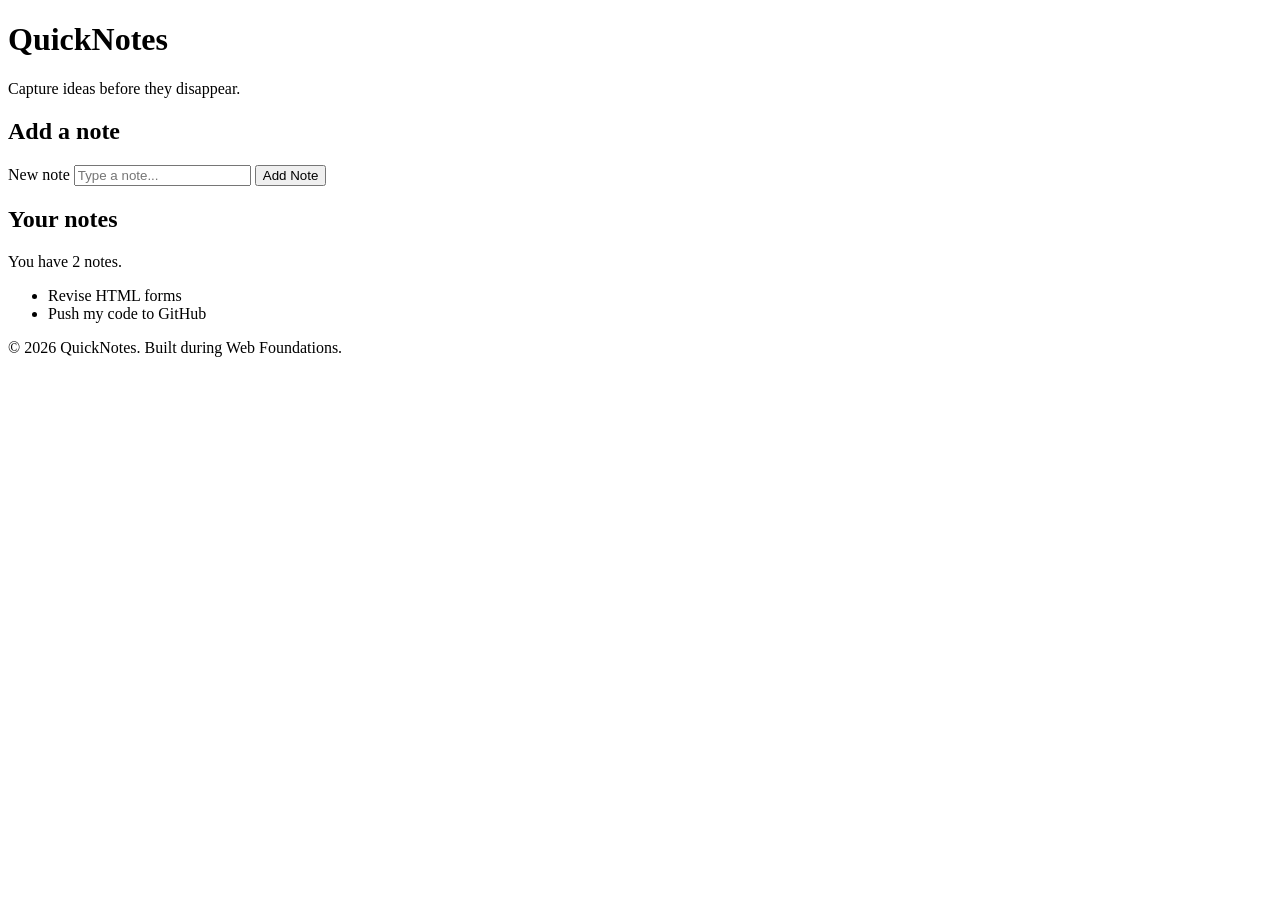
<file: index.html>
<!DOCTYPE html>
<html lang="en">
  <head>
    <meta charset="UTF-8" />
    <meta name="viewport" content="width=device-width, initial-scale=1.0" />
    <title>QuickNotes</title>
  </head>
  <body>
    <header>
      <h1>QuickNotes</h1>
      <p>Capture ideas before they disappear.</p>
    </header>
 
    <main>
      <section>
        <h2>Add a note</h2>
        <form id="note-form">
          <label for="note-input">New note</label>
          <input type="text" id="note-input" placeholder="Type a note..." />
          <button type="submit">Add Note</button>
        </form>
      </section>
 
      <section>
        <h2>Your notes</h2>
        <p id="note-count">You have 2 notes.</p>
        <ul id="notes-list">
          <li>Revise HTML forms</li>
          <li>Push my code to GitHub</li>
        </ul>
      </section>
    </main>
 
    <footer>
      <p>&copy; 2026 QuickNotes. Built during Web Foundations.</p>
    </footer>
  </body>
</html>
</file>
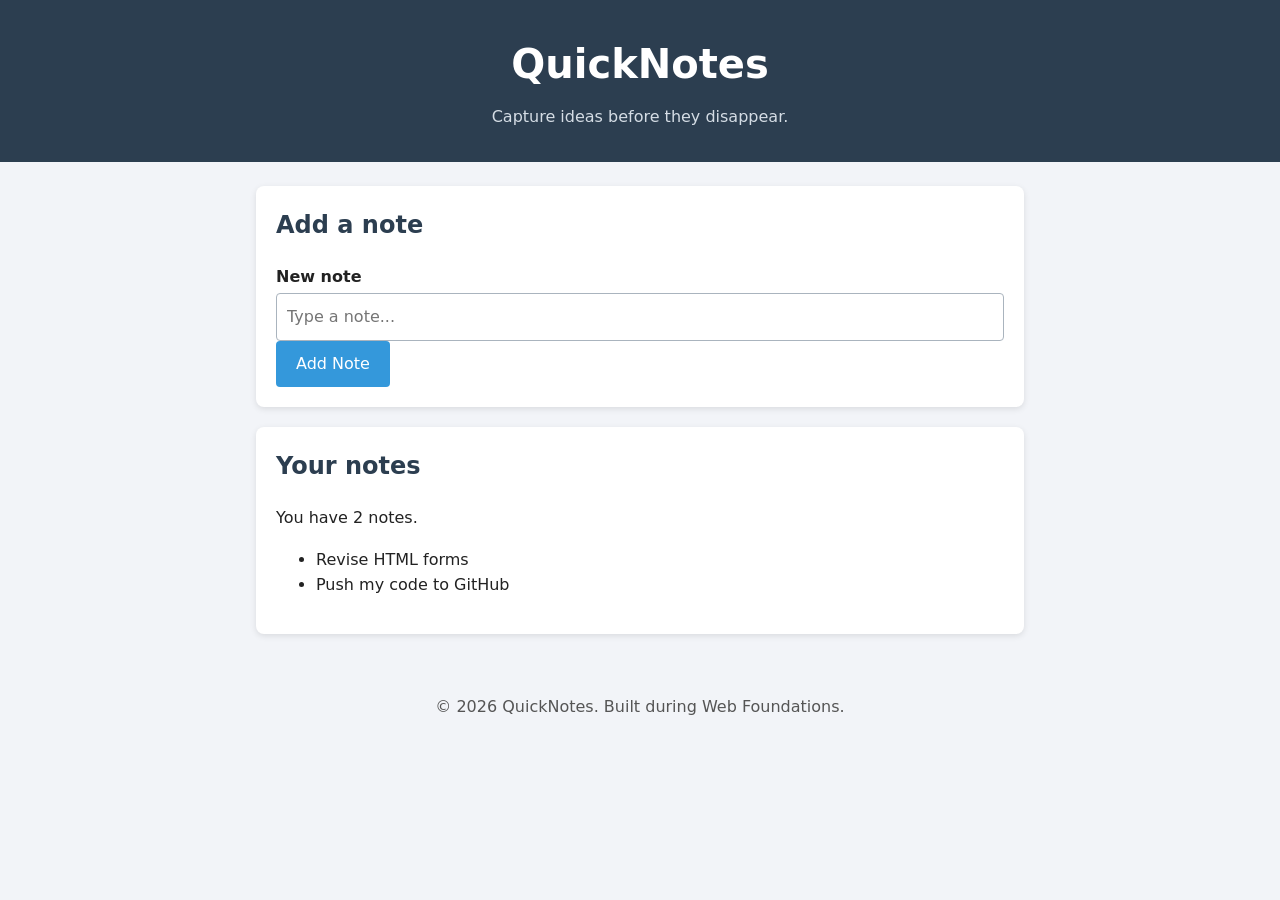
<file: day 2/index.html>
<!DOCTYPE html>
<html lang="en">
  <head>
    <meta charset="UTF-8" />
    <meta name="viewport" content="width=device-width, initial-scale=1.0" />
    <title>QuickNotes</title>
    <link rel="stylesheet" href="style.css" />
  </head>
  <body>
    <header>
      <h1>QuickNotes</h1>
      <p>Capture ideas before they disappear.</p>
    </header>
 
    <main>
      <section>
        <h2>Add a note</h2>
        <form id="note-form">
          <label for="note-input">New note</label>
          <input type="text" id="note-input" placeholder="Type a note..." />
          <button type="submit">Add Note</button>
        </form>
      </section>
 
      <section>
        <h2>Your notes</h2>
        <p id="note-count">You have 2 notes.</p>
        <ul id="notes-list">
          <li>Revise HTML forms</li>
          <li>Push my code to GitHub</li>
        </ul>
      </section>
    </main>
 
    <footer>
      <p>&copy; 2026 QuickNotes. Built during Web Foundations.</p>
    </footer>
  </body>
</html>
</file>
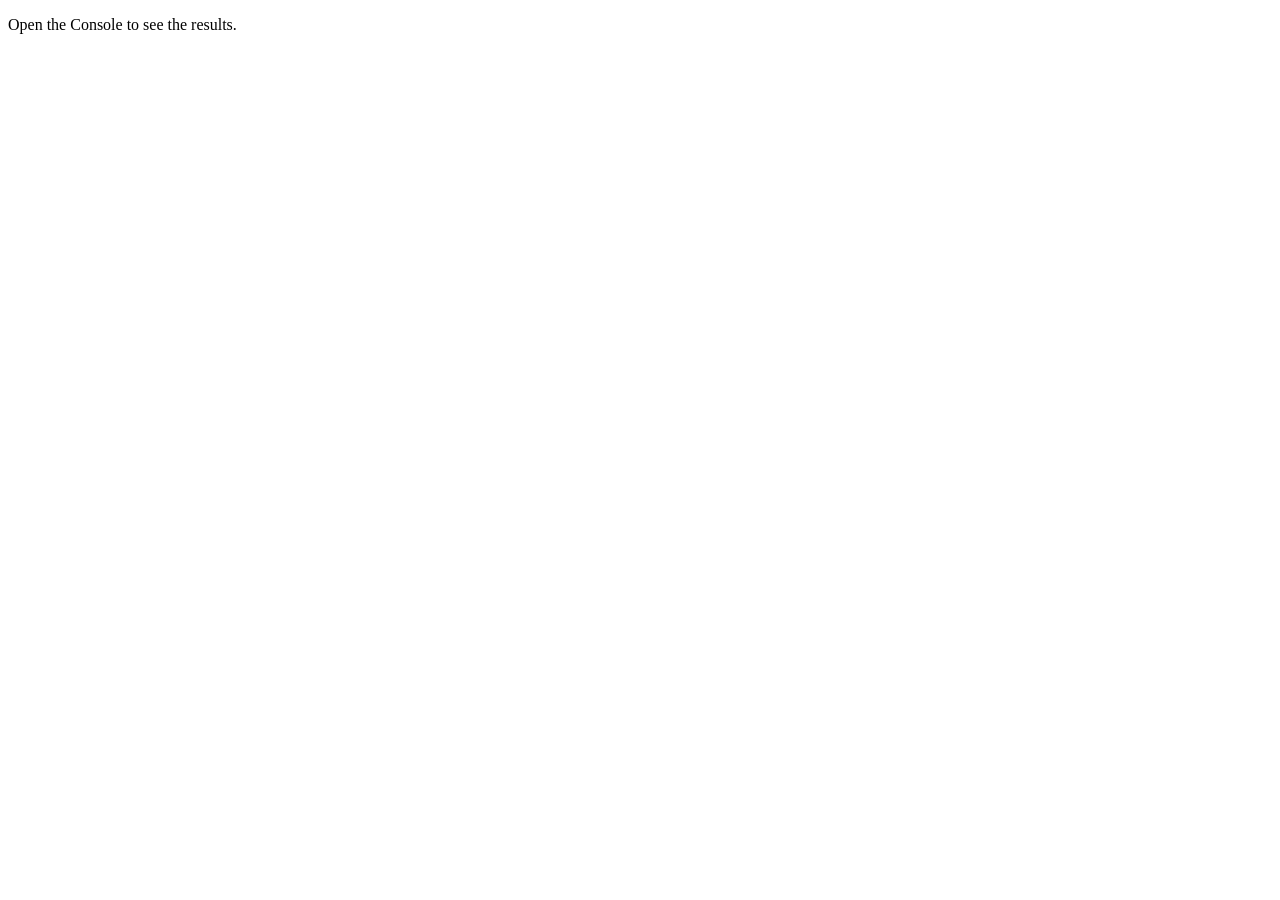
<file: day 3/index.html>
<!DOCTYPE html>
<html lang="en">
<head>
  <meta charset="UTF-8">
  <meta name="viewport" content="width=device-width, initial-scale=1">
  <title>Notes Toolkit</title>
  <script src="script.js" defer></script>
</head>
<body>
  <p>Open the Console to see the results.</p>
</body>
</html>
</file>
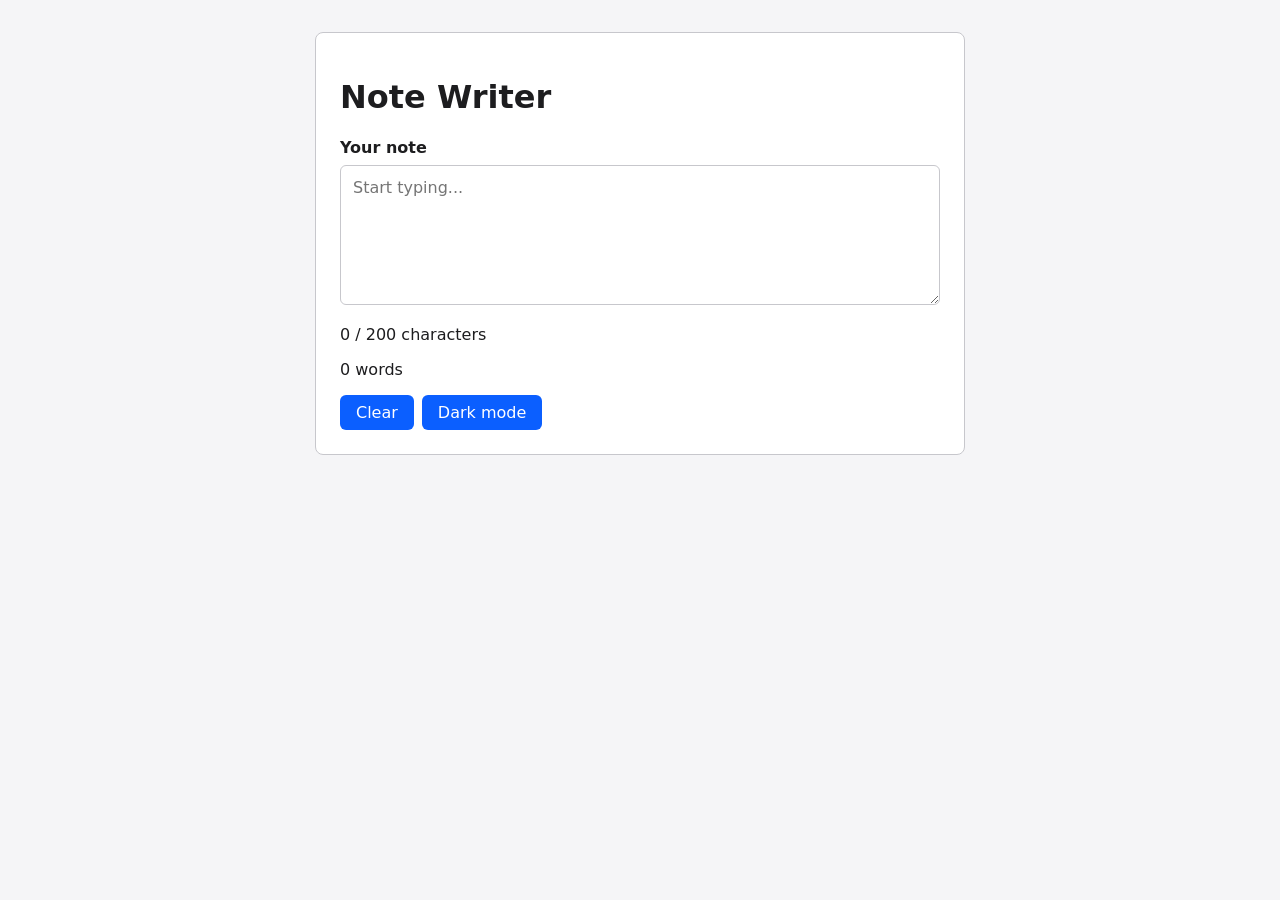
<file: day 4/index.html>
<!DOCTYPE html>
<html lang="en">
<head>
  <meta charset="UTF-8">
  <meta name="viewport" content="width=device-width, initial-scale=1">
  <title>Note Writer</title>
  <link rel="stylesheet" href="style.css">
  <script src="script.js" defer></script>
</head>
<body>
  <main>
    <h1>Note Writer</h1>

    <label for="note-text">Your note</label>
    <textarea id="note-text" rows="6" placeholder="Start typing..."></textarea>

    <p id="char-count">0 / 200 characters</p>
    <p id="word-count">0 words</p>

    <div class="buttons">
      <button id="clear-btn" type="button">Clear</button>
      <button id="theme-toggle" type="button">Dark mode</button>
    </div>
  </main>
</body>
</html>
</file>
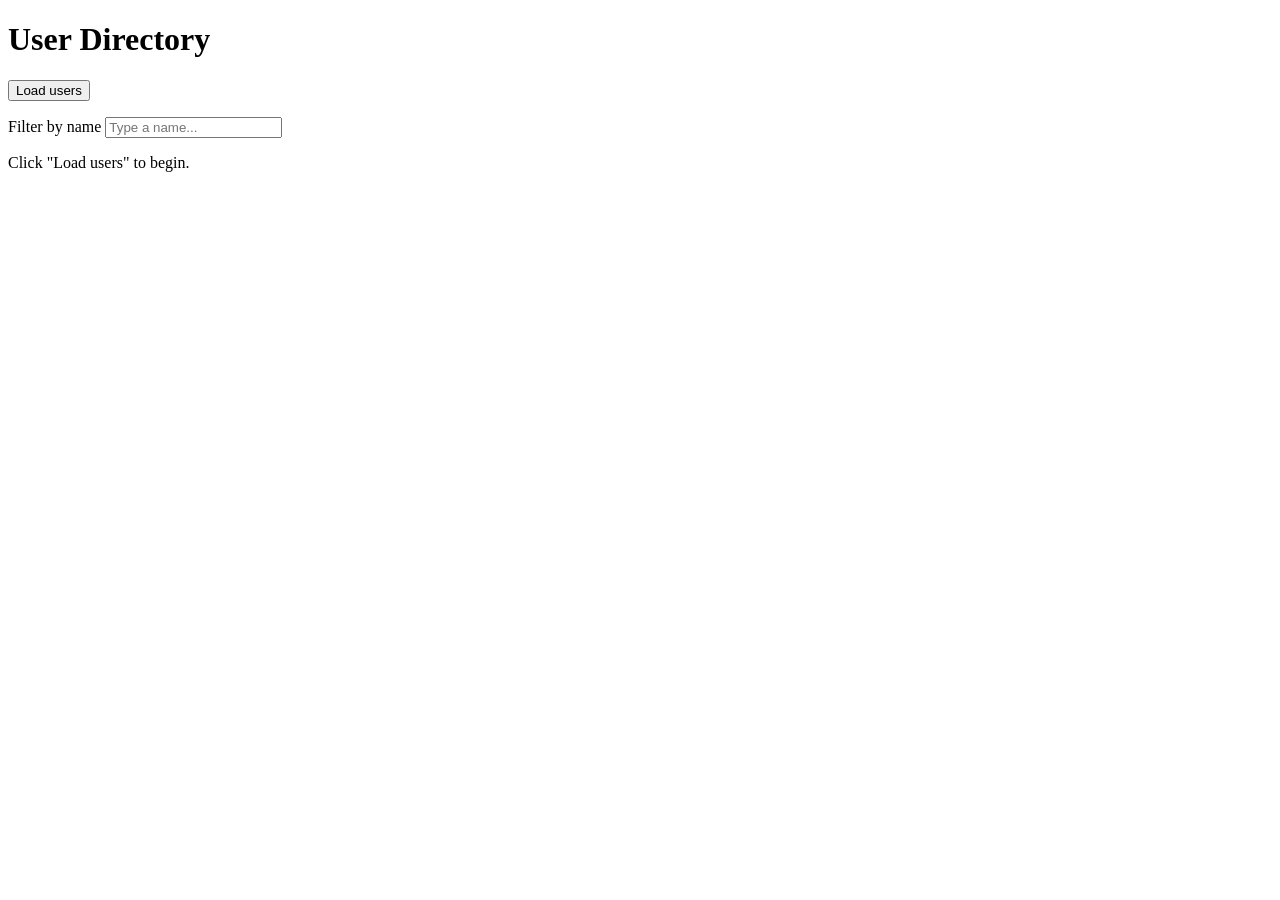
<file: day 5/index.html>
<!DOCTYPE html>
<html lang="en">
<head>
  <meta charset="UTF-8">
  <meta name="viewport" content="width=device-width, initial-scale=1">
  <title>User Directory</title>
  <script src="users.js" defer></script>
</head>
<body>
  <h1>User Directory</h1>

  <button id="load-users" type="button">Load users</button>

  <p>
    <label for="filter-input">Filter by name</label>
    <input id="filter-input" type="text" placeholder="Type a name...">
  </p>

  <p id="status">Click "Load users" to begin.</p>

  <ul id="users-list"></ul>
</body>
</html>
</file>
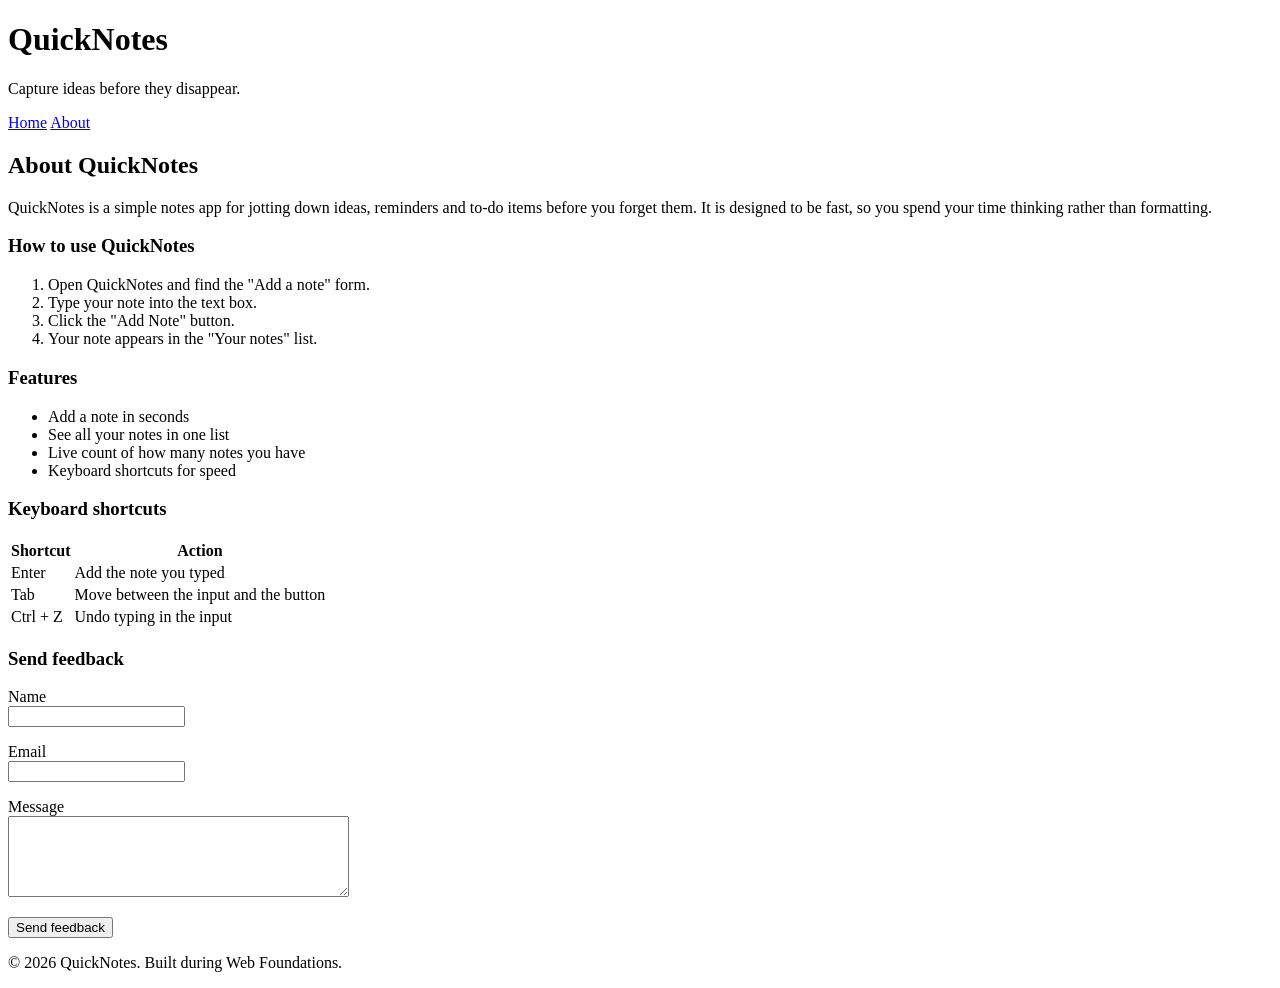
<file: about.html>
<!DOCTYPE html>
<html lang="en">
  <head>
    <meta charset="UTF-8" />
    <meta name="viewport" content="width=device-width, initial-scale=1.0" />
    <title>About QuickNotes</title>
  </head>
  <body>
    <header>
      <h1>QuickNotes</h1>
      <p>Capture ideas before they disappear.</p>
      <nav>
        <a href="index.html">Home</a>
        <a href="about.html">About</a>
      </nav>
    </header>

    <main>
      <h2>About QuickNotes</h2>
      <p>QuickNotes is a simple notes app for jotting down ideas, reminders and to-do items before you forget them. It is designed to be fast, so you spend your time thinking rather than formatting.</p>

      <section>
        <h3>How to use QuickNotes</h3>
        <ol>
          <li>Open QuickNotes and find the "Add a note" form.</li>
          <li>Type your note into the text box.</li>
          <li>Click the "Add Note" button.</li>
          <li>Your note appears in the "Your notes" list.</li>
        </ol>
      </section>

      <section>
        <h3>Features</h3>
        <ul>
          <li>Add a note in seconds</li>
          <li>See all your notes in one list</li>
          <li>Live count of how many notes you have</li>
          <li>Keyboard shortcuts for speed</li>
        </ul>
      </section>

      <section>
        <h3>Keyboard shortcuts</h3>
        <table>
          <thead>
            <tr>
              <th>Shortcut</th>
              <th>Action</th>
            </tr>
          </thead>
          <tbody>
            <tr>
              <td>Enter</td>
              <td>Add the note you typed</td>
            </tr>
            <tr>
              <td>Tab</td>
              <td>Move between the input and the button</td>
            </tr>
            <tr>
              <td>Ctrl + Z</td>
              <td>Undo typing in the input</td>
            </tr>
          </tbody>
        </table>
      </section>

      <section>
        <h3>Send feedback</h3>
        <form action="#" method="post">
          <p>
            <label for="name">Name</label><br />
            <input type="text" id="name" name="name" required />
          </p>
          <p>
            <label for="email">Email</label><br />
            <input type="email" id="email" name="email" required />
          </p>
          <p>
            <label for="message">Message</label><br />
            <textarea id="message" name="message" rows="5" cols="40" required></textarea>
          </p>
          <button type="submit">Send feedback</button>
        </form>
      </section>
    </main>

    <footer>
      <p>&copy; 2026 QuickNotes. Built during Web Foundations.</p>
    </footer>
  </body>
</html>
</file>
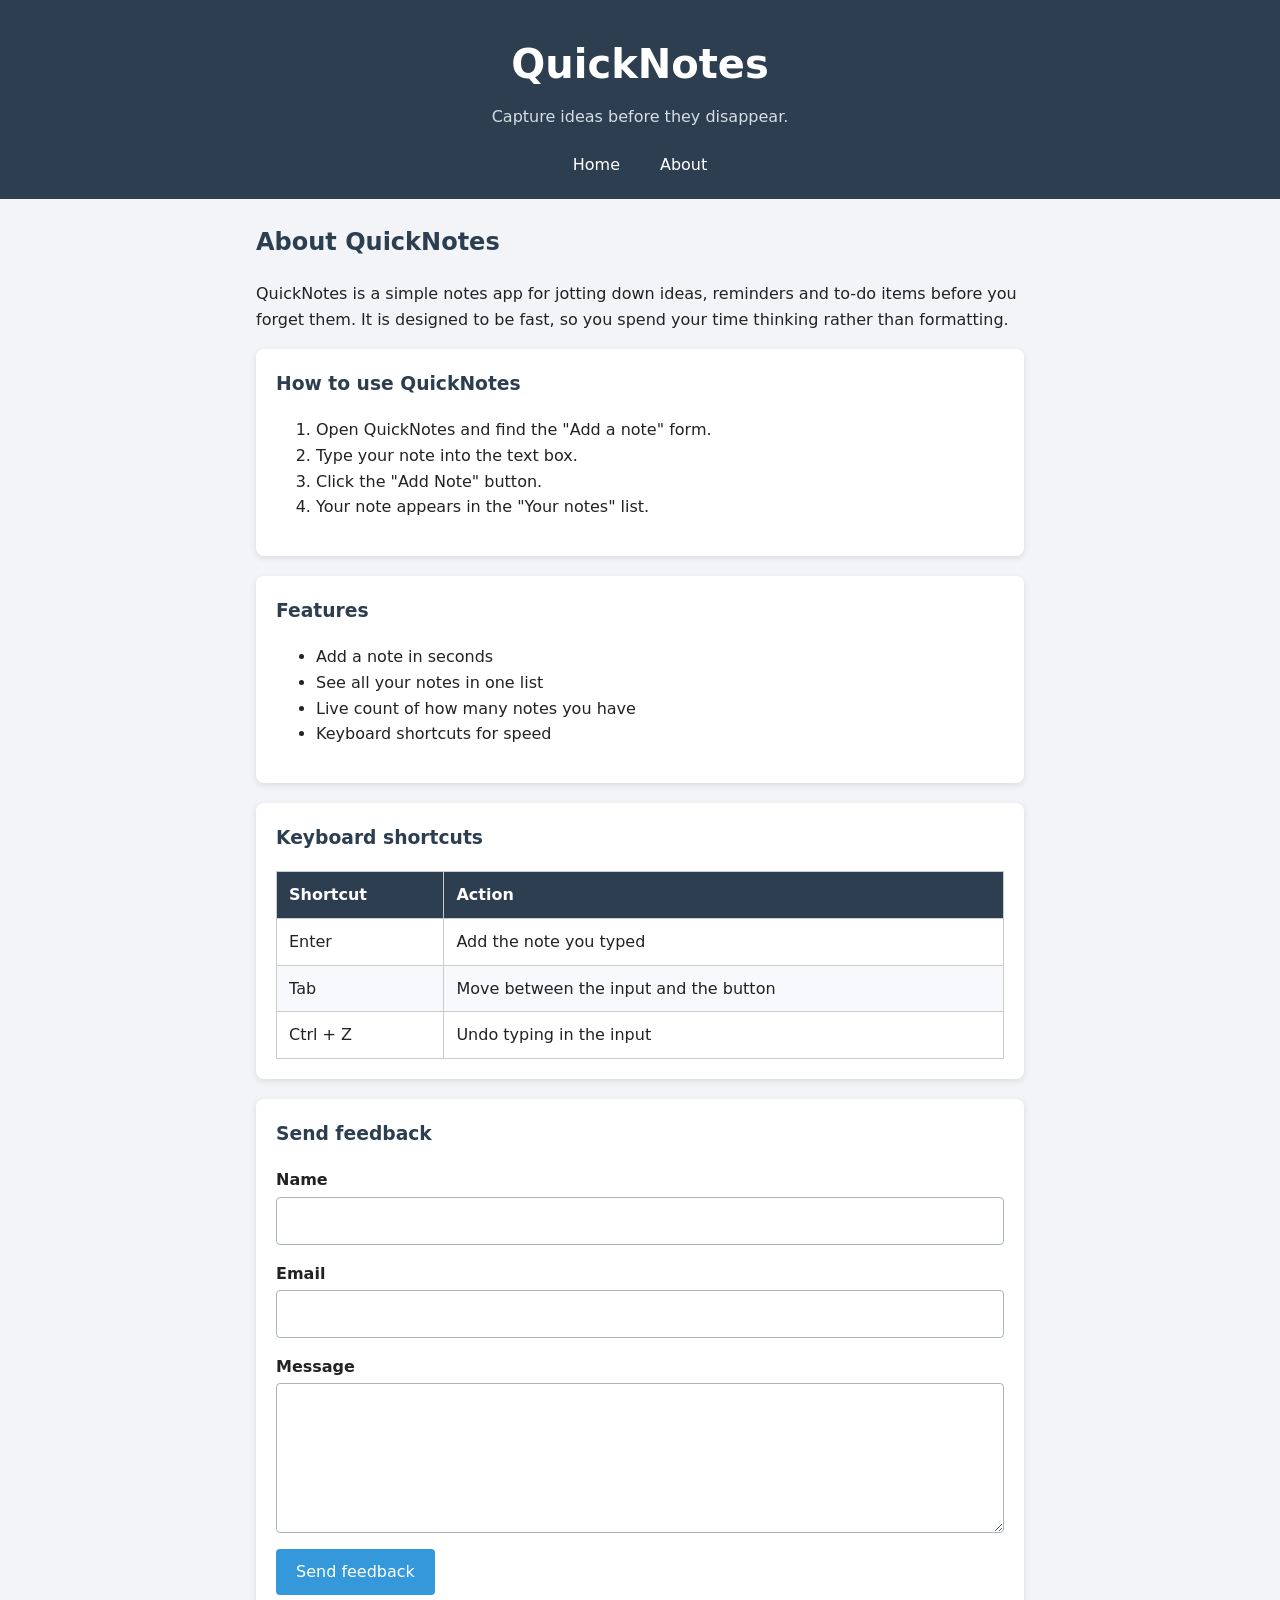
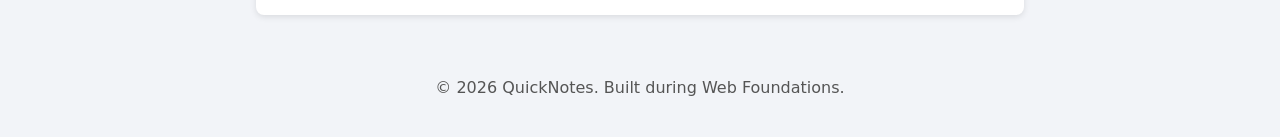
<file: day 2/about.html>
<!DOCTYPE html>
<html lang="en">
  <head>
    <meta charset="UTF-8" />
    <meta name="viewport" content="width=device-width, initial-scale=1.0" />
    <title>About QuickNotes</title>
    <link rel="stylesheet" href="style.css" />
  </head>
  <body>
    <header>
      <h1>QuickNotes</h1>
      <p>Capture ideas before they disappear.</p>
      <nav>
        <a href="index.html">Home</a>
        <a href="about.html">About</a>
      </nav>
    </header>

    <main>
      <h2>About QuickNotes</h2>
      <p>QuickNotes is a simple notes app for jotting down ideas, reminders and to-do items before you forget them. It is designed to be fast, so you spend your time thinking rather than formatting.</p>

      <section>
        <h3>How to use QuickNotes</h3>
        <ol>
          <li>Open QuickNotes and find the "Add a note" form.</li>
          <li>Type your note into the text box.</li>
          <li>Click the "Add Note" button.</li>
          <li>Your note appears in the "Your notes" list.</li>
        </ol>
      </section>

      <section>
        <h3>Features</h3>
        <ul>
          <li>Add a note in seconds</li>
          <li>See all your notes in one list</li>
          <li>Live count of how many notes you have</li>
          <li>Keyboard shortcuts for speed</li>
        </ul>
      </section>

      <section>
        <h3>Keyboard shortcuts</h3>
        <table>
          <thead>
            <tr>
              <th>Shortcut</th>
              <th>Action</th>
            </tr>
          </thead>
          <tbody>
            <tr>
              <td>Enter</td>
              <td>Add the note you typed</td>
            </tr>
            <tr>
              <td>Tab</td>
              <td>Move between the input and the button</td>
            </tr>
            <tr>
              <td>Ctrl + Z</td>
              <td>Undo typing in the input</td>
            </tr>
          </tbody>
        </table>
      </section>

      <section>
        <h3>Send feedback</h3>
        <form action="#" method="post">
          <p>
            <label for="name">Name</label><br />
            <input type="text" id="name" name="name" required />
          </p>
          <p>
            <label for="email">Email</label><br />
            <input type="email" id="email" name="email" required />
          </p>
          <p>
            <label for="message">Message</label><br />
            <textarea id="message" name="message" rows="5" cols="40" required></textarea>
          </p>
          <button type="submit">Send feedback</button>
        </form>
      </section>
    </main>

    <footer>
      <p>&copy; 2026 QuickNotes. Built during Web Foundations.</p>
    </footer>
  </body>
</html>
</file>
<file: day 2/style.css>
/* ---------- Reset and base ---------- */
*,
*::before,
*::after {
  box-sizing: border-box;
}

body {
  margin: 0;
  font-family: system-ui, -apple-system, "Segoe UI", Roboto, Arial, sans-serif;
  line-height: 1.6;
  color: #222;
  background-color: #f2f4f8;
}

/* ---------- Header ---------- */
header {
  background-color: #2c3e50;
  color: #fff;
  text-align: center;
  padding: 32px 16px 16px;
}

header h1 {
  margin: 0 0 8px;
  font-size: 2.5rem;
}

header p {
  margin: 0 0 16px;
  color: #d5dde5;
}

/* ---------- Navigation (Flexbox) ---------- */
nav {
  display: flex;
  justify-content: center;
  gap: 16px;
}

nav a {
  color: #fff;
  text-decoration: none;
  padding: 6px 12px;
  border-radius: 4px;
  transition: background-color 0.3s ease, color 0.3s ease;
}

nav a:hover,
nav a:focus {
  background-color: #fff;
  color: #2c3e50;
}

/* ---------- Main and section cards ---------- */
main {
  max-width: 800px;
  margin: 24px auto;
  padding: 0 16px;
}

section {
  background-color: #fff;
  padding: 20px;
  margin-bottom: 20px;
  border-radius: 8px;
  box-shadow: 0 2px 6px rgba(0, 0, 0, 0.1);
}

h2,
h3 {
  margin-top: 0;
  color: #2c3e50;
}

/* ---------- Features list (CSS Grid cards) ---------- */
.features {
  list-style: none;
  margin: 0;
  padding: 0;
  display: grid;
  grid-template-columns: repeat(auto-fit, minmax(180px, 1fr));
  gap: 16px;
}

.features li {
  background-color: #eaf2fb;
  border: 1px solid #c5d9ee;
  border-radius: 8px;
  padding: 16px;
  text-align: center;
}

/* ---------- Table ---------- */
table {
  width: 100%;
  border-collapse: collapse;
}

th,
td {
  border: 1px solid #ccc;
  padding: 10px 12px;
  text-align: left;
}

th {
  background-color: #2c3e50;
  color: #fff;
}

tbody tr:nth-child(even) {
  background-color: #f7f9fc;
}

/* ---------- Forms ---------- */
form br {
  display: none;
}

form p {
  margin: 0 0 16px;
}

label {
  display: block;
  margin-bottom: 4px;
  font-weight: 600;
}

input[type="text"],
input[type="email"],
textarea {
  display: block;
  width: 100%;
  padding: 10px;
  border: 1px solid #aab4be;
  border-radius: 4px;
  font: inherit;
}

input[type="text"]:focus,
input[type="email"]:focus,
textarea:focus {
  outline: 2px solid #3498db;
  border-color: #3498db;
}

textarea {
  resize: vertical;
}

/* ---------- Buttons ---------- */
button {
  background-color: #3498db;
  color: #fff;
  border: none;
  border-radius: 4px;
  padding: 10px 20px;
  font: inherit;
  cursor: pointer;
  transition: background-color 0.3s ease, transform 0.2s ease;
}

button:hover {
  background-color: #2176ae;
  transform: translateY(-2px);
}

/* ---------- Footer ---------- */
footer {
  text-align: center;
  padding: 20px 16px;
  color: #555;
}

/* ---------- Small screens ---------- */
@media (max-width: 600px) {
  header {
    padding: 16px 12px 8px;
  }

  header h1 {
    font-size: 1.75rem;
  }

  section {
    padding: 14px;
  }
}
</file>
<file: day 4/style.css>
:root {
  --bg: #f5f5f7;
  --text: #1d1d1f;
  --card: #ffffff;
  --border: #c7c7cc;
  --button-bg: #0b5fff;
  --button-text: #ffffff;
}

body.dark {
  --bg: #121212;
  --text: #eaeaea;
  --card: #1e1e1e;
  --border: #444444;
  --button-bg: #4c8dff;
  --button-text: #0b0b0b;
}

body {
  margin: 0;
  font-family: system-ui, sans-serif;
  background: var(--bg);
  color: var(--text);
}

main {
  max-width: 600px;
  margin: 2rem auto;
  padding: 1.5rem;
  background: var(--card);
  border: 1px solid var(--border);
  border-radius: 8px;
}

label {
  display: block;
  margin-bottom: 0.5rem;
  font-weight: bold;
}

textarea {
  width: 100%;
  box-sizing: border-box;
  padding: 0.75rem;
  font: inherit;
  background: var(--card);
  color: var(--text);
  border: 1px solid var(--border);
  border-radius: 6px;
}

.buttons {
  display: flex;
  gap: 0.5rem;
}

button {
  padding: 0.5rem 1rem;
  font: inherit;
  cursor: pointer;
  background: var(--button-bg);
  color: var(--button-text);
  border: none;
  border-radius: 6px;
}

.warning {
  color: orange;
}

.over {
  color: red;
  font-weight: bold;
}
</file>
